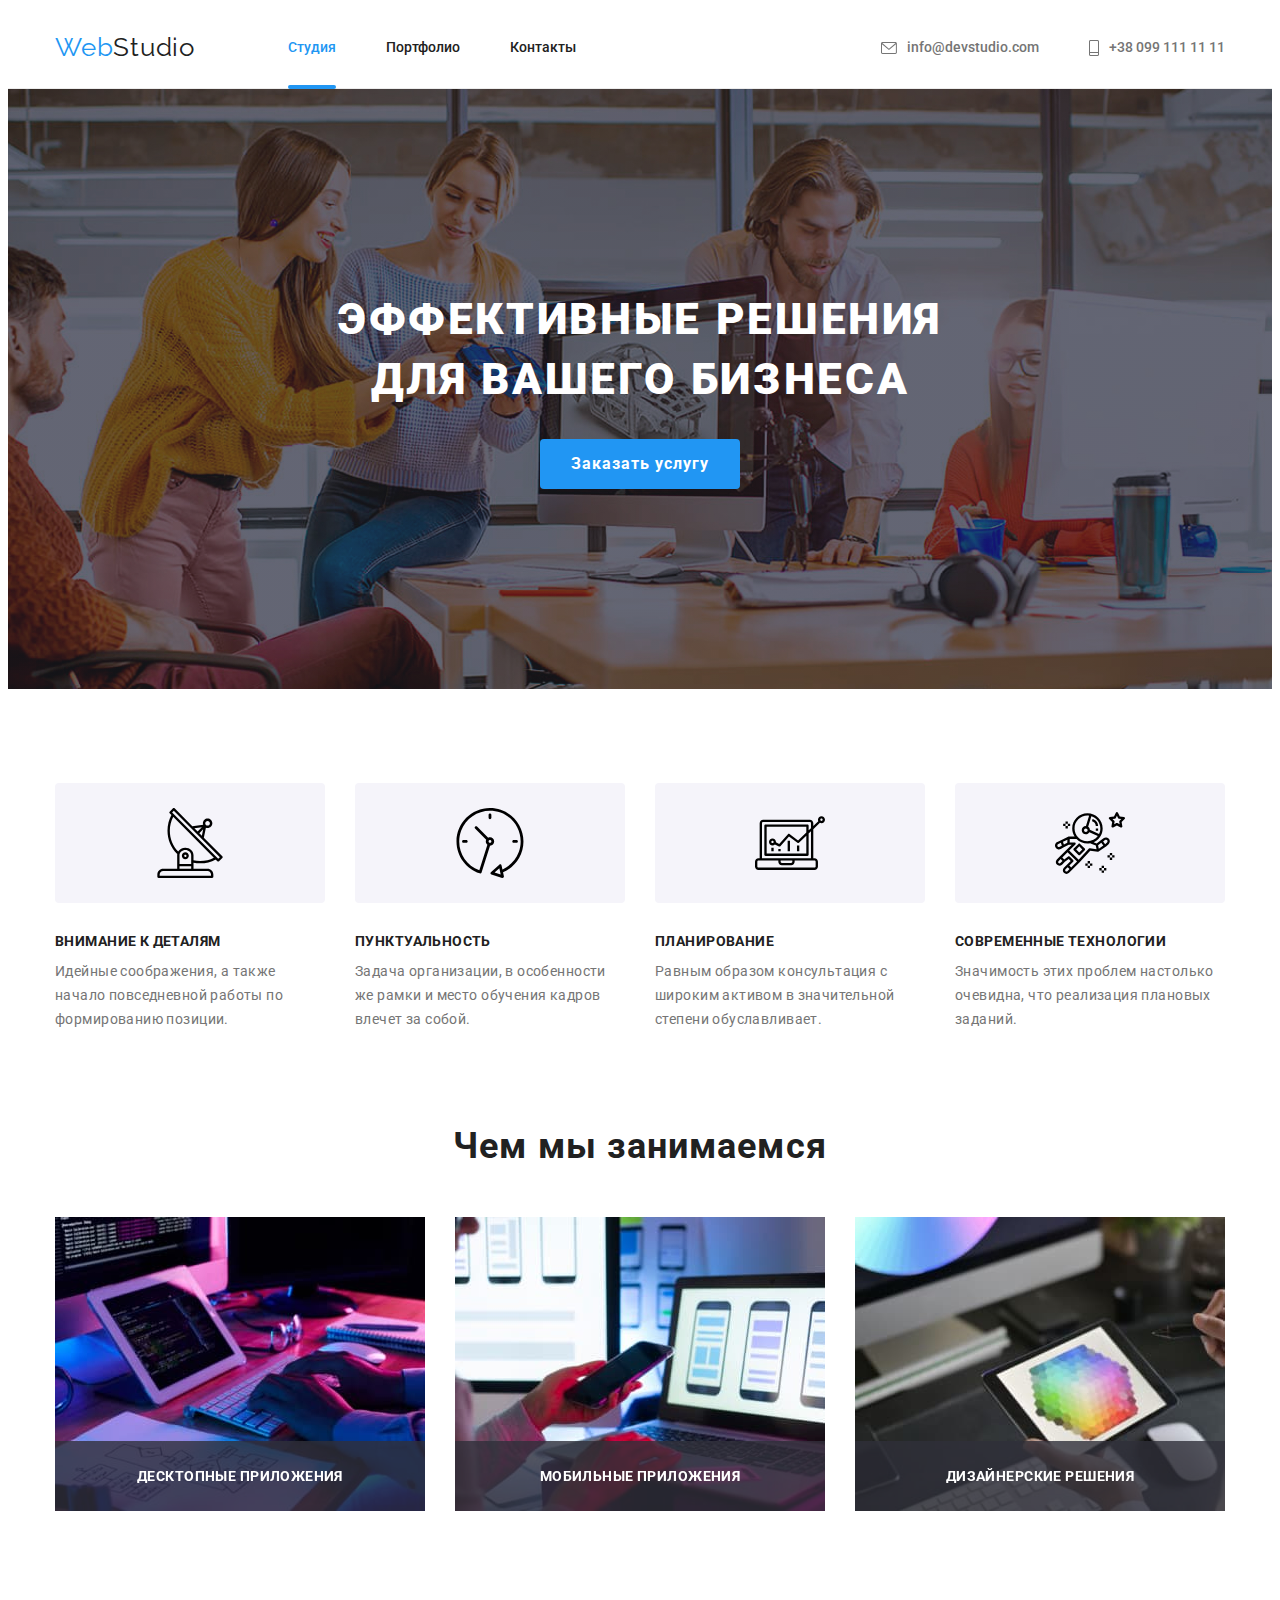
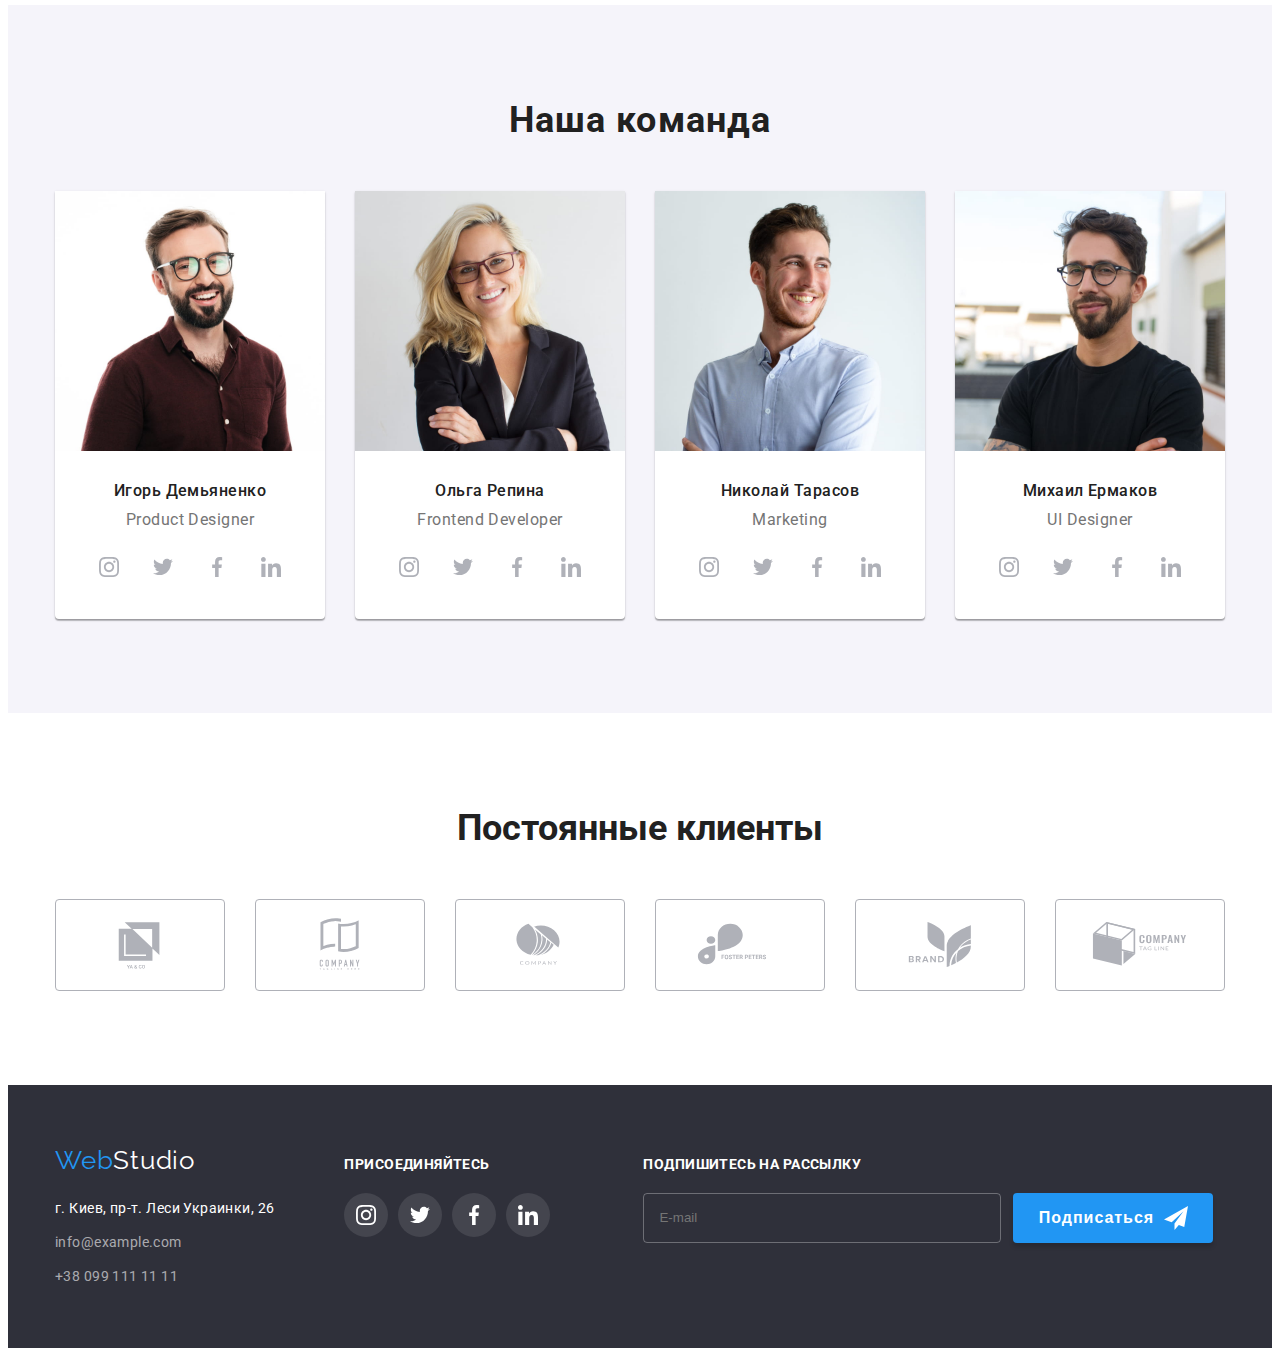
<file: index.html>
<!DOCTYPE html>
<html lang="ru">
    <head>
        <meta charset="utf-8" />
        <meta name="description" content="Web-Studio-(Version-2.1)" />
        <title>Web Studio</title>
        <link rel="stylesheet" href="https://cdnjs.cloudflare.com/ajax/libs/modern-normalize/1.1.0/modern-normalize.min.css"
            integrity="sha512-wpPYUAdjBVSE4KJnH1VR1HeZfpl1ub8YT/NKx4PuQ5NmX2tKuGu6U/JRp5y+Y8XG2tV+wKQpNHVUX03MfMFn9Q=="
            crossorigin="anonymous" referrerpolicy="no-referrer" />
        <link rel="preconnect" href="https://fonts.googleapis.com">
        <link rel="preconnect" href="https://fonts.gstatic.com" crossorigin>
        <link href="https://fonts.googleapis.com/css2?family=Raleway:wght@700&family=Roboto:wght@400;500;700;900&display=swap"
            rel="stylesheet">
        <link rel="stylesheet" href="./css/styles.css">
    </head>
        <body>
            <!--Header section-->
    <header class="header">
        <div class="container header-container">
            <nav class="header-nav">
                <a class="logo link" href="">Web<span class="logo-second">Studio</span> </a>
                <ul class="header-list list">
                    <li class="header-item"><a class="header-link link current" href="">Студия</a></li>
                    <li class="header-item"><a class="header-link link" href="./portfolio.html">Портфолио</a></li>
                    <li class="header-item"><a class="header-link link" href="">Контакты</a></li>
                </ul>
            </nav>
            <div class="header-contacts">
                <ul class="header-list list">
                    <li class="contacts list"><a class="contacts-link link" href="mailto:info@example.com">
                            <svg class="contacts-icon" width="16" height="12">
                                <use href="./images/icons.svg#icon-envelope"> </use>
                            </svg> info@devstudio.com</a></li>
                    <li class="contacts list"><a class="contacts-link link" href="tel:+380991111111">
                            <svg class="contacts-icon" width="10" height="16">
                                <use href="./images/icons.svg#icon-Vector"></use>
                            </svg> +38 099 111 11 11</a></li>
                </ul>
            </div>
        </div>
    </header>
            <!--Main section-->
                <main>
                    <section id="studio" class="hero">
                    <div class="container hero-container">
                        <h1 class="title-hero">Эффективные решения <br> для вашего бизнеса</h1>
                        <div class="btn-hero-right">
                        <button type="button" class="btn-hero" data-modal-open>Заказать услугу</button>
                        <div class="backdrop is-hidden" data-modal>
            <!--Modal-->
                            <div class="modal">
                                <button data-modal-close class="close-button"> <svg class="close-icon">
                                    <use href="./images/icons.svg#icon-close-black"></use>
                                </svg> </button>
                                <h2 class="modal-title">Оставьте свои данные, мы вам перезвоним</h2>
                                <form action="#" class="modal-form">
                                    <div class="form-field">
                                        <label for="name" class="modal-lable-name">Имя</label>
                                        <div class="form-icon-position">
                                            <input type="text" name="name" id="name" class="input-style">
                                            <svg class="modal-icon">
                                                <use href="images/icons.svg#icon-person-black"></use>
                                            </svg>
                                        </div>
                                    </div>
                                    <div class="form-field">
                                        <label for="name" class="modal-lable-name">Телефон</label>
                                        <div class="form-icon-position">
                                            <input type="text" name="name" id="name" class="input-style">
                                            <svg class="modal-icon">
                                                <use href="images/icons.svg#icon-phone-black"></use>
                                            </svg>
                                        </div>
                                    </div>
                                    <div class="form-field">
                                        <label for="name" class="modal-lable-name">Почта</label>
                                        <div class="form-icon-position">
                                            <input type="text" name="name" id="name" class="input-style">
                                            <svg class="modal-icon">
                                                <use href="images/icons.svg#icon-email-black"></use>
                                            </svg>
                                        </div>
                                    </div>
                                    <div class="form-field">
                                        <label for="comment" class="modal-lable-name">Комментарий</label>
                                        <textarea name="comment" id="comment" placeholder="Введите текст" class="modal-textarea"></textarea>
                                    </div>
                                    
                                    <div class="form-field ">
                                        <label for="policy" class="policy-lable">
                                            <input type="checkbox" id="policy" class="checkbox">
                                    
                                            <span class="policy-icon">
                                                <svg width="16" height="15">
                                                    <use href="./images/icons.svg#icon-icon-check"></use>
                                                </svg>
                                            </span>
                                            <p class="checkbox-text"> Соглашаюсь с рассылкой и принимаю <a href="" class="modal-policy link"> Условия
                                                    договора </a> </p>
                                        </label>
                                    </div>

                                    <button type="submit" class="submit-btn btn">Отправить</button>

                                </form>
                            </div>
                        </div>
                        </div>
                    </div>
                    </section>
                    <section class="sub-hero">
                        <div class="container sub-hero-container">
                        <ul class="sub-hero-list list">
                            <li class="sub-hero-item">
                                <div class="sub-hero-logo">
                                    <svg class="sub-hero-icon">
                                        <use href="./images/icons.svg#icon-antenna-1" width="70" height="70"></use>
                                    </svg>
                                </div>
                                <h3 class="sub-hero-title">Внимание к деталям</h3>
                                <p class="text-sub-title">Идейные соображения, а также начало повседневной работы по формированию позиции.</p>
                            </li>
                            <li class="sub-hero-item">
                                <div class="sub-hero-logo">
                                    <svg class="sub-hero-icon">
                                        <use href="./images/icons.svg#icon-clock-1" width="70" height="70"></use>
                                    </svg>
                                </div>
                                <h3 class="sub-hero-title">Пунктуальность</h3>
                                <p class="text-sub-title">Задача организации, в особенности же рамки и место обучения кадров влечет за собой.</p>
                            </li>
                            <li class="sub-hero-item">
                                <div class="sub-hero-logo">
                                    <svg class="sub-hero-icon">
                                        <use href="./images/icons.svg#icon-diagram-1" width="70" height="70"></use>
                                    </svg>
                                </div>
                                <h3 class="sub-hero-title">Планирование</h3>
                                <p class="text-sub-title">Равным образом консультация с широким активом в значительной степени обуславливает.</p>
                            </li>
                            <li class="sub-hero-item">
                                <div class="sub-hero-logo">
                                    <svg class="sub-hero-icon">
                                        <use href="./images/icons.svg#icon-astronaut-1" width="70" height="70"></use>
                                    </svg>
                                </div>
                                <h3 class="sub-hero-title">Современные технологии</h3>
                                <p class="text-sub-title">Значимость этих проблем настолько очевидна, что реализация плановых заданий.</p>
                            </li>
                        </ul>
                        </div>
                    </section>
                    <section id="pictures" class="pictures-section">
                        <div class="container pictures-container">
                            <h2 class="pictures-title">Чем мы занимаемся</h2>
                            <ul class="pictures-list list">
                                <li class="pictures-list-item"><img src="./images/img1.jpg" alt="Macbook на деревянном столе" width="370">
                                <div class="pictures-description">
                                    <h3 class="pictures-item-title">Десктопные приложения</h3>
                                </div>
                                </li>
                                <li class="pictures-list-item"><img src="./images/img2.jpg" alt="Ноутбук на столе и смартфон в руке" width="370">
                                <div class="pictures-description">
                                    <h3 class="pictures-item-title">Мобильные приложения</h3>
                                </div>
                                </li>
                                <li class="pictures-list-item"><img src="./images/img3.jpg" alt="Планшет в руках" width="370">
                                <div class="pictures-description">
                                    <h3 class="pictures-item-title">Дизайнерские решения</h3>
                                </div>
                                </li>
                        </div>
                        </ul>
                    </section>
                    <section class="team-section">
                        <div class="container team-container">
                        <h2 class="team-title">Наша команда</h2>
                            <ul class="team-list list">
                                <li class="team-list-item">
                                    <img src="./images/team/i_dem.jpg" alt="мужчина с бородой в очках" width="270">
                                    <div class="team-content">
                                    <h3 class="title-team-members">Игорь Демьяненко</h3>
                                    <p class="vocation-team-members">Product Designer</p>
                                    <ul class="team-socials-list list">
                                        <li class="team-socials-item">
                                            <a href="" class="team-socials-link">
                                                <svg class="team-socials-icon" width="20" height="20">
                                                    <use href="./images/icons.svg#icon-instagram-2"></use>
                                                </svg>
                                            </a>
                                        </li>
                                        <li class="team-socials-item">
                                            <a href="" class="team-socials-link">
                                                <svg class="team-socials-icon" widht="20" height="20">
                                                    <use href="./images/icons.svg#icon-twitter-1"></use>
                                                </svg>
                                            </a>
                                        </li>
                                        <li class="team-socials-item">
                                            <a href="" class="team-socials-link">
                                                <svg class="team-socials-icon" widht="10" height="20">
                                                    <use href="./images/icons.svg#icon-facebook-1"></use>
                                                </svg>
                                            </a>
                                        </li>
                                        <li class="team-socials-item">
                                            <a href="" class="team-socials-link">
                                                <svg class="team-socials-icon" widht="20" height="20">
                                                    <use href="./images/icons.svg#icon-linkedin-1"></use>
                                                </svg>
                                            </a>
                                        </li>
                                    </ul>
                                    </div>
                                </li>
                                <li class="team-list-item">
                                    <img src="./images/team/o_rep.jpg" alt="девушка в очках" width="270">
                                    <div class="team-content">
                                    <h3 class="title-team-members">Ольга Репина</h3>
                                    <p class="vocation-team-members">Frontend Developer</p>
                                    <ul class="team-socials-list list">
                                        <li class="team-socials-item">
                                            <a href="" class="team-socials-link">
                                                <svg class="team-socials-icon" width="20" height="20">
                                                    <use href="./images/icons.svg#icon-instagram-2"></use>
                                                </svg>
                                            </a>
                                        </li>
                                        <li class="team-socials-item">
                                            <a href="" class="team-socials-link">
                                                <svg class="team-socials-icon" widht="20" height="20">
                                                    <use href="./images/icons.svg#icon-twitter-1"></use>
                                                </svg>
                                            </a>
                                        </li>
                                        <li class="team-socials-item">
                                            <a href="" class="team-socials-link">
                                                <svg class="team-socials-icon" widht="10" height="20">
                                                    <use href="./images/icons.svg#icon-facebook-1"></use>
                                                </svg>
                                            </a>
                                        </li>
                                        <li class="team-socials-item">
                                            <a href="" class="team-socials-link">
                                                <svg class="team-socials-icon" widht="20" height="20">
                                                    <use href="./images/icons.svg#icon-linkedin-1"></use>
                                                </svg>
                                            </a>
                                        </li>
                                    </ul>
                                    </div>
                                </li>
                                <li class="team-list-item">
                                    <img src="./images/team/n_tar.jpg" alt="улыбающийся молодой мужчина" width="270">
                                    <div class="team-content">
                                    <h3 class="title-team-members">Николай Тарасов</h3>
                                    <p class="vocation-team-members">Marketing</p>
                                    <ul class="team-socials-list list">
                                        <li class="team-socials-item">
                                            <a href="" class="team-socials-link">
                                                <svg class="team-socials-icon" width="20" height="20">
                                                    <use href="./images/icons.svg#icon-instagram-2"></use>
                                                </svg>
                                            </a>
                                        </li>
                                        <li class="team-socials-item">
                                            <a href="" class="team-socials-link">
                                                <svg class="team-socials-icon" widht="20" height="20">
                                                    <use href="./images/icons.svg#icon-twitter-1"></use>
                                                </svg>
                                            </a>
                                        </li>
                                        <li class="team-socials-item">
                                            <a href="" class="team-socials-link">
                                                <svg class="team-socials-icon" widht="10" height="20">
                                                    <use href="./images/icons.svg#icon-facebook-1"></use>
                                                </svg>
                                            </a>
                                        </li>
                                        <li class="team-socials-item">
                                            <a href="" class="team-socials-link">
                                                <svg class="team-socials-icon" widht="20" height="20">
                                                    <use href="./images/icons.svg#icon-linkedin-1"></use>
                                                </svg>
                                            </a>
                                        </li>
                                    </ul>
                                    </div>
                                </li>
                                <li class="team-list-item">
                                    <img src="./images/team/m_erm.jpg" alt="молодой мужчина в очках" width="270">
                                    <div class="team-content">
                                    <h3 class="title-team-members">Михаил Ермаков</h3>
                                    <p class="vocation-team-members">UI Designer</p>
                                    <ul class="team-socials-list list">
                                        <li class="team-socials-item">
                                            <a href="" class="team-socials-link">
                                                <svg class="team-socials-icon" width="20" height="20">
                                                    <use href="./images/icons.svg#icon-instagram-2"></use>
                                                </svg>
                                            </a>
                                        </li>
                                        <li class="team-socials-item">
                                            <a href="" class="team-socials-link">
                                                <svg class="team-socials-icon" widht="20" height="20">
                                                    <use href="./images/icons.svg#icon-twitter-1"></use>
                                                </svg>
                                            </a>
                                        </li>
                                        <li class="team-socials-item">
                                            <a href="" class="team-socials-link">
                                                <svg class="team-socials-icon" widht="10" height="20">
                                                    <use href="./images/icons.svg#icon-facebook-1"></use>
                                                </svg>
                                            </a>
                                        </li>
                                        <li class="team-socials-item">
                                            <a href="" class="team-socials-link">
                                                <svg class="team-socials-icon" widht="20" height="20">
                                                    <use href="./images/icons.svg#icon-linkedin-1"></use>
                                                </svg>
                                            </a>
                                        </li>
                                    </ul>
                                    </div>
                                </li>
                            </ul>
                        </div>
                    </section>
                    <section class="clients-section">
                        <div class="container">
                            <h2 class="clients-title">Постоянные клиенты</h2>
                            <ul class="clients-list list">
                                
                                <li class="clients-item">
                                    <a href="" class="clients-link">
                                        <svg class="clients-icon" width="106" height="60">
                                            <use href="./images/icons.svg#icon-Logo"></use>
                                        </svg>
                                    </a>
                                </li>
                                
                                <li class="clients-item">
                                    <a href="" class="clients-link">
                                        <svg class="clients-icon" width="106" height="60">
                                            <use href="./images/icons.svg#icon-Logo-1"></use>
                                        </svg>
                                    </a>
                                </li>
                                
                                <li class="clients-item">
                                    <a href="" class="clients-link">
                                        <svg class="clients-icon" width="106" height="60">
                                            <use href="./images/icons.svg#icon-Logo-2"></use>
                                        </svg>
                                    </a>
                                </li>
                                
                                <li class="clients-item">
                                    <a href="" class="clients-link">
                                        <svg class="clients-icon" width="106" height="60">
                                            <use href="./images/icons.svg#icon-Logo-3"></use>
                                        </svg>
                                    </a>
                                </li>
                                
                                <li class="clients-item">
                                    <a href="" class="clients-link">
                                        <svg class="clients-icon" width="106" height="60">
                                            <use href="./images/icons.svg#icon-Logo-4"></use>
                                        </svg>
                                    </a>
                                </li>

                                <li class="clients-item">
                                    <a href="" class="clients-link">
                                        <svg class="clients-icon" width="106" height="60">
                                            <use href="./images/icons.svg#icon-Logo-5"></use>
                                        </svg>
                                    </a>
                                </li>
                            </ul>

                        </div>
                    </section>
                </main>
            <!--Footer section-->
                <footer id="contact" class="footer">
                    <div class="footer-container container">
                    <div>
                    <a class="logo link" href="">Web<span class="footer-logo-second">Studio</span> </a>
                    <address class="address">
                        <ul class="address-list">
                            <li class="footer-list-item">
                                <a href="https://goo.gl/maps/HhhkS5GEAfCxWmF9A" 
                                target="_blank" rel="noopener norefferer nofollow"
                                class="footer-link-address">
                                г. Киев, пр-т. Леси Украинки, 26</a>
                            </li>
                            <li class="footer-list-item"><a href="mailto:info@example.com" class="footer-link">info@example.com</a></li>
                            <li class="footer-list-item"><a href="tel:+380991111111" class="footer-link">+38 099 111 11 11</a></li>
                        </ul>
                    </address>
                    </div>
                    
                    <div class="footer-right">
                        <h2 class="footer-right-title">присоединяйтесь</h2>
                        <ul class="footer-social list">
                            <li class="footer-social-item"> <a href="" class="footer-social-link link">
                                    <svg class="footer-social-icon" width="20" height="20">
                                        <use href="./images/icons.svg#icon-instagram-2"></use>
                                    </svg>
                                </a>
                            </li>
                            <li class="footer-social-item"> <a href="" class="footer-social-link link">
                                    <svg class="footer-social-icon" width="20" height="20">
                                        <use href="./images/icons.svg#icon-twitter-1"></use>
                                    </svg>
                                </a>
                            </li>
                            <li class="footer-social-item"> <a href="" class="footer-social-link link">
                                    <svg class="footer-social-icon" width="20" height="20">
                                        <use href="./images/icons.svg#icon-facebook-1"></use>
                                    </svg>
                                </a>
                            </li>
                            <li class="footer-social-item"> <a href="" class="footer-social-link link">
                                    <svg class="footer-social-icon" width="20" height="20">
                                        <use href="./images/icons.svg#icon-linkedin-1"></use>
                                    </svg>
                                </a>
                            </li>
                        </ul>
                    </div>
                    <div class="footer-form">
                        <h2 class="footer-right-title">Подпишитесь на рассылку</h2>
                        <div class="footer-email-container">
                            <input type="email" placeholder="E-mail" class="footer-email">
                            <button type="submit" class="footer-btn">Подписаться
                                <svg class="footer-form-icon">
                                    <use href="images/icons.svg#icon-icon-send"></use>
                                </svg>
                            </button>
                        </div>
                    </div>
                    </div>
                </footer>
        <script src="./js/modal.js"></script>
        </body>    
</html>
</file>
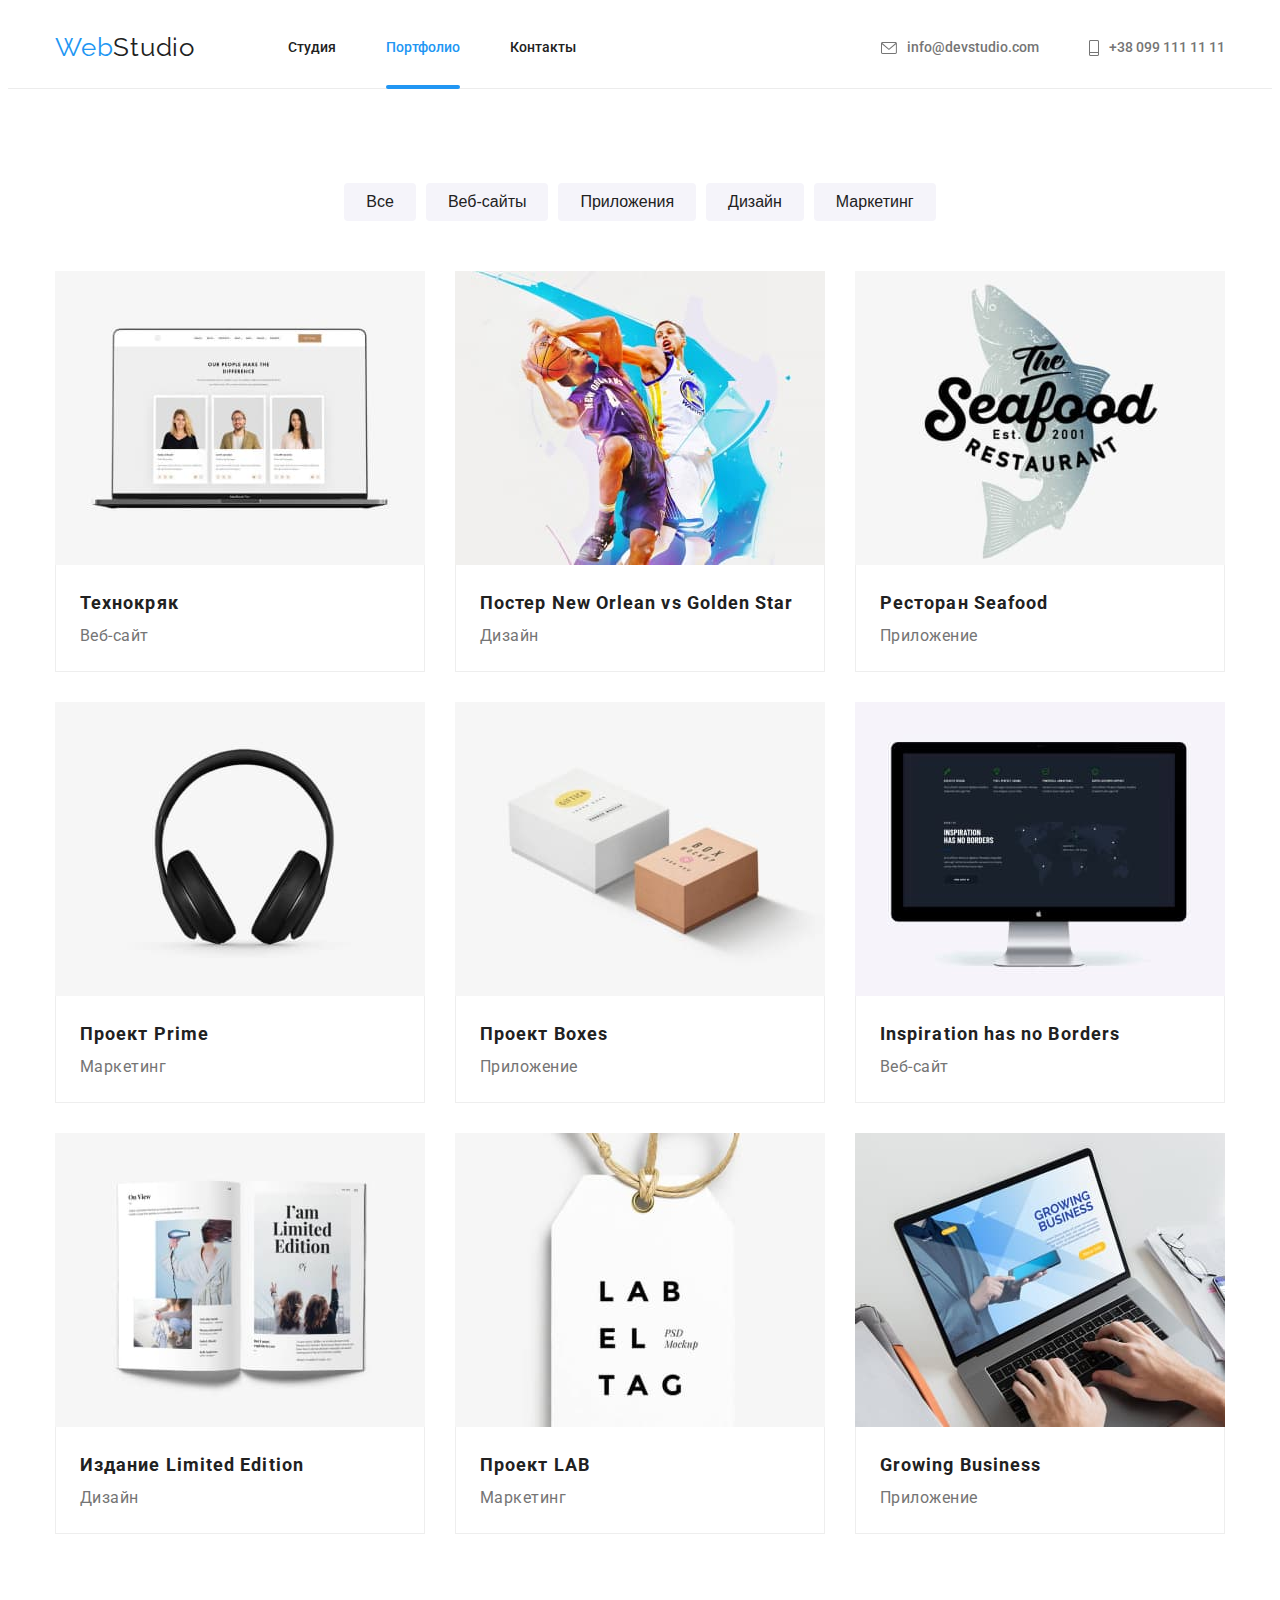
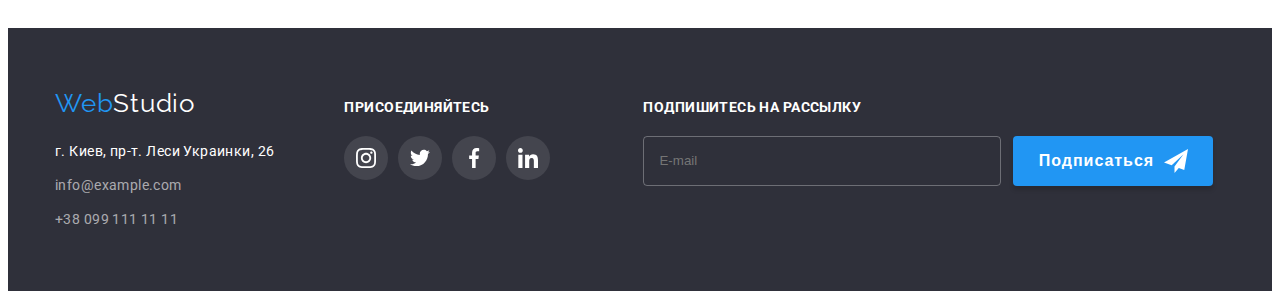
<file: portfolio.html>
<!DOCTYPE html>
<html lang="ru">

<head>
    <meta charset="utf-8" />
    <meta name="description" content="Web-Studio-(Version-2.1)" />
    <title>Web Studio</title>
    <link rel="stylesheet" href="https://cdnjs.cloudflare.com/ajax/libs/modern-normalize/1.1.0/modern-normalize.min.css"
        integrity="sha512-wpPYUAdjBVSE4KJnH1VR1HeZfpl1ub8YT/NKx4PuQ5NmX2tKuGu6U/JRp5y+Y8XG2tV+wKQpNHVUX03MfMFn9Q=="
        crossorigin="anonymous" referrerpolicy="no-referrer" />
    <link rel="preconnect" href="https://fonts.googleapis.com">
    <link rel="preconnect" href="https://fonts.gstatic.com" crossorigin>
    <link
        href="https://fonts.googleapis.com/css2?family=Raleway:wght@700&family=Roboto:wght@400;500;700;900&display=swap"
        rel="stylesheet">
    <link rel="stylesheet" href="./css/styles.css">
</head>

<body>
    <!--Header section-->
    <header class="header">
        <div class="container header-container">
            <nav class="header-nav">
                <a class="logo link" href="">Web<span class="logo-second">Studio</span> </a>
                <ul class="header-list list">
                    <li class="header-item"><a class="header-link link" href="./index.html">Студия</a></li>
                    <li class="header-item"><a class="header-link link current" href="./portfolio.html">Портфолио</a></li>
                    <li class="header-item"><a class="header-link link" href="">Контакты</a></li>
                </ul>
            </nav>
            <div class="header-contacts">
                <ul class="header-list list">
                    <li class="contacts list"><a class="contacts-link link" href="mailto:info@example.com">
                            <svg class="contacts-icon" width="16" height="12">
                                <use href="./images/icons.svg#icon-envelope"> </use>
                            </svg> info@devstudio.com</a></li>
                    <li class="contacts list"><a class="contacts-link link" href="tel:+380991111111">
                            <svg class="contacts-icon" width="10" height="16">
                                <use href="./images/icons.svg#icon-Vector"></use>
                            </svg> +38 099 111 11 11</a></li>
                </ul>
            </div>
        </div>
    </header>
    <!--Main section-->
    <main class="main-portfolio">
        <h1 hidden>Наши работы</h1>
        <section class="portfolio-section">
            <div class="container container-portfolio-btns">
            <h2 class="visually-hidden">Filters buttons</h2>
            <ul class="portfolio-list-btns list">
                <li class="portfolio-item-btns"><button type="button" class="portfolio-button">Все</button></li>
                <li class="portfolio-item-btns"><button type="button" class="portfolio-button">Веб-сайты</button></li>
                <li class="portfolio-item-btns"><button type="button" class="portfolio-button">Приложения</button></li>
                <li class="portfolio-item-btns"><button type="button" class="portfolio-button">Дизайн</button></li>
                <li class="portfolio-item-btns"><button type="button" class="portfolio-button">Маркетинг</button></li>
            </ul>
            </div>
            <div class="container portfolio-list-img">
            <h2 hidden class="visually-hidden">All our projects</h2>
            <ul class="portfolio-list list">
                <li class="portfolio-list-item">
                    <div class="portfolio-thumb">
                    <a href="" class="portfolio-link link">
                        <div class="portfolio-overlay">
                            <p class="portfolio-overlay-text"> Технокряк это современная площадка распространения коронавируса. Компании
                                используют эту платформу для цифрового
                                шпионажа и атак на защищённые сервера конкурентов.</p>
                        </div>
                        <img src="./images/portfolio-img/img-1.jpg" alt="Ноутбук с карточками разработчиков" width="370">
                </div>
                <div class="container-text">
                    <h3 class="portfolio-projects-title">Технокряк</h3>
                    <p class="portfolio-projects-text">Веб-сайт</p>
                </div>
                </a>
                </li>
                <li class="portfolio-list-item">
                    <div class="portfolio-thumb">
                        <a href="" class="portfolio-link link">
                            <div class="portfolio-overlay">
                                <p class="portfolio-overlay-text"> Технокряк это современная площадка распространения коронавируса.
                                    Компании
                                    используют эту платформу для цифрового
                                    шпионажа и атак на защищённые сервера конкурентов.</p>
                            </div>
                            <img src="./images/portfolio-img/img-2.jpg" alt="Борьба за баскетбольный мяч" width="370">
                    </div>
                    <div class="container-text">
                        <h3 class="portfolio-projects-title">Постер New Orlean vs Golden Star</h3>
                        <p class="portfolio-projects-text">Дизайн</p>
                    </div>
                    </a>
                </li>
                <li class="portfolio-list-item">
                    <div class="portfolio-thumb">
                        <a href="" class="portfolio-link link">
                            <div class="portfolio-overlay">
                                <p class="portfolio-overlay-text"> Технокряк это современная площадка распространения коронавируса.
                                    Компании
                                    используют эту платформу для цифрового
                                    шпионажа и атак на защищённые сервера конкурентов.</p>
                            </div>
                            <img src="./images/portfolio-img/img-3.jpg" alt="Логотип ресторана с рыбой на фоне" width="370">
                    </div>
                    <div class="container-text">
                        <h3 class="portfolio-projects-title">Ресторан Seafood</h3>
                        <p class="portfolio-projects-text">Приложение</p>
                    </div>
                    </a>
                </li>
                <li class="portfolio-list-item">
                    <div class="portfolio-thumb">
                        <a href="" class="portfolio-link link">
                            <div class="portfolio-overlay">
                                <p class="portfolio-overlay-text"> Технокряк это современная площадка распространения коронавируса.
                                    Компании
                                    используют эту платформу для цифрового
                                    шпионажа и атак на защищённые сервера конкурентов.</p>
                            </div>
                            <img src="./images/portfolio-img/img-4.jpg" alt="Наушники" width="370">
                    </div>
                    <div class="container-text">
                        <h3 class="portfolio-projects-title">Проект Prime</h3>
                        <p class="portfolio-projects-text">Маркетинг</p>
                    </div>
                    </a>
                </li>
                <li class="portfolio-list-item">
                    <div class="portfolio-thumb">
                        <a href="" class="portfolio-link link">
                            <div class="portfolio-overlay">
                                <p class="portfolio-overlay-text"> Технокряк это современная площадка распространения коронавируса.
                                    Компании
                                    используют эту платформу для цифрового
                                    шпионажа и атак на защищённые сервера конкурентов.</p>
                            </div>
                            <img src="./images/portfolio-img/img-5.jpg" alt="Две коробочки - коричневая и белая" width="370">
                    </div>
                    <div class="container-text">
                        <h3 class="portfolio-projects-title">Проект Boxes</h3>
                        <p class="portfolio-projects-text">Приложение</p>
                    </div>
                    </a>
                </li>
                <li class="portfolio-list-item">
                    <div class="portfolio-thumb">
                        <a href="" class="portfolio-link link">
                            <div class="portfolio-overlay">
                                <p class="portfolio-overlay-text"> Технокряк это современная площадка распространения коронавируса.
                                    Компании
                                    используют эту платформу для цифрового
                                    шпионажа и атак на защищённые сервера конкурентов.</p>
                            </div>
                            <img src="./images/portfolio-img/img-6.jpg" alt="Монитор с открытом сайтом компании разработчиков" width="370">
                    </div>
                    <div class="container-text">
                        <h3 class="portfolio-projects-title">Inspiration has no Borders</h3>
                        <p class="portfolio-projects-text">Веб-сайт</p>
                    </div>
                    </a>
                </li>
                <li class="portfolio-list-item">
                    <div class="portfolio-thumb">
                        <a href="" class="portfolio-link link">
                            <div class="portfolio-overlay">
                                <p class="portfolio-overlay-text"> Технокряк это современная площадка распространения коронавируса.
                                    Компании
                                    используют эту платформу для цифрового
                                    шпионажа и атак на защищённые сервера конкурентов.</p>
                            </div>
                        <img src="./images/portfolio-img/img-7.jpg" alt="Открытая книга Limited Edition" width="370">
                    </div>
                    <div class="container-text">
                        <h3 class="portfolio-projects-title">Издание Limited Edition</h3>
                        <p class="portfolio-projects-text">Дизайн</p>
                    </div>
                    </a>
                </li>
                <li class="portfolio-list-item">
                    <div class="portfolio-thumb">
                        <a href="" class="portfolio-link link">
                            <div class="portfolio-overlay">
                                <p class="portfolio-overlay-text"> Технокряк это современная площадка распространения коронавируса.
                                    Компании
                                    используют эту платформу для цифрового
                                    шпионажа и атак на защищённые сервера конкурентов.</p>
                            </div>
                            <img src="./images/portfolio-img/img-8.jpg" alt="Бирка проекта Lab" width="370">
                    </div>
                    <div class="container-text">
                        <h3 class="portfolio-projects-title">Проект LAB</h3>
                        <p class="portfolio-projects-text">Маркетинг</p>
                    </div>
                    </a>
                </li>
                <li class="portfolio-list-item">
                    <div class="portfolio-thumb">
                        <a href="" class="portfolio-link link">
                            <div class="portfolio-overlay">
                                <p class="portfolio-overlay-text"> Технокряк это современная площадка распространения коронавируса.
                                    Компании
                                    используют эту платформу для цифрового
                                    шпионажа и атак на защищённые сервера конкурентов.</p>
                            </div>
                            <img src="./images/portfolio-img/img-9.jpg" alt="Отрытый ноутбук с сайтом о бизнесе" width="370">
                    </div>
                    <div class="container-text">
                        <h3 class="portfolio-projects-title">Growing Business</h3>
                        <p class="portfolio-projects-text">Приложение</p>
                    </div>
                    </a>
                </li>
            </ul>
            </div>
        </section>
        
    </main>
    <!--Footer section-->
                <footer id="contact" class="footer">
                    <div class="footer-container container">
                        <div>
                            <a class="logo link" href="">Web<span class="footer-logo-second">Studio</span> </a>
                            <address class="address">
                                <ul class="address-list">
                                    <li class="footer-list-item">
                                        <a href="https://goo.gl/maps/HhhkS5GEAfCxWmF9A" target="_blank"
                                            rel="noopener norefferer nofollow" class="footer-link-address">
                                            г. Киев, пр-т. Леси Украинки, 26</a>
                                    </li>
                                    <li class="footer-list-item"><a href="mailto:info@example.com"
                                            class="footer-link">info@example.com</a></li>
                                    <li class="footer-list-item"><a href="tel:+380991111111" class="footer-link">+38 099 111 11 11</a>
                                    </li>
                                </ul>
                            </address>
                        </div>
                
                        <div class="footer-right">
                            <h2 class="footer-right-title">присоединяйтесь</h2>
                            <ul class="footer-social list">
                                <li class="footer-social-item"> <a href="" class="footer-social-link link">
                                        <svg class="footer-social-icon" width="20" height="20">
                                            <use href="./images/icons.svg#icon-instagram-2"></use>
                                        </svg>
                                    </a>
                                </li>
                                <li class="footer-social-item"> <a href="" class="footer-social-link link">
                                        <svg class="footer-social-icon" width="20" height="20">
                                            <use href="./images/icons.svg#icon-twitter-1"></use>
                                        </svg>
                                    </a>
                                </li>
                                <li class="footer-social-item"> <a href="" class="footer-social-link link">
                                        <svg class="footer-social-icon" width="20" height="20">
                                            <use href="./images/icons.svg#icon-facebook-1"></use>
                                        </svg>
                                    </a>
                                </li>
                                <li class="footer-social-item"> <a href="" class="footer-social-link link">
                                        <svg class="footer-social-icon" width="20" height="20">
                                            <use href="./images/icons.svg#icon-linkedin-1"></use>
                                        </svg>
                                    </a>
                                </li>
                            </ul>
                        </div>
                        <div class="footer-form">
                            <h2 class="footer-right-title">Подпишитесь на рассылку</h2>
                            <div class="footer-email-container">
                                <input type="email" placeholder="E-mail" class="footer-email">
                                <button type="submit" class="footer-btn">Подписаться
                                    <svg class="footer-form-icon">
                                        <use href="images/icons.svg#icon-icon-send"></use>
                                    </svg>
                                </button>
                            </div>
                        </div>
                    </div>
                </footer>
</body>

</html>
</file>
<file: css/styles.css>
:root {
  --after-title-text-color: #757575;
  --btn-background: #2196f3;
  --accent-color: #2196f3;
  --title-color: #212121;
  --alternative-color: #ffffff;
}

* {
  box-sizing: border-box;
}

p,
h1,
h2,
h3,
h4,
h5,
h6 {
  margin: 0;
}

ul {
  margin: 0;
  padding: 0;
}

button {
  cursor: pointer;
}

img {
  display: block;
  max-width: 100%;
  height: auto;
}

body {
  font-family: 'Roboto', sans-serif;
  color: #212121;
}
a {
  text-decoration: none;
}

.visually-hidden {
  position: absolute;
  width: 1px;
  height: 1px;
  margin: -1px;
  border: 0;
  padding: 0;
  white-space: nowrap;
  clip-path: inset(100%);
  clip: rect(0 0 0 0);
  overflow: hidden;
}

.link {
  transition: color 250ms cubic-bezier(0.4, 0, 0.2, 1);
  text-decoration: none;
}

.container {
  width: 1200px;
  padding-left: 15px;
  padding-right: 15px;
  margin: 0 auto;
}

.list {
  list-style: none;
  display: flex;
  align-items: center;
}
/*------------Header section--------------*/
.header {
  background: var(--alternative-color);
  margin: 0 auto;
  border-bottom: 1px solid #ececec;
}

.header-container {
  display: flex;
  align-items: center;
}

.logo {
  font-family: Raleway, sans-serif;
  font-size: 26px;
  line-height: 1.2;
  letter-spacing: 0.03em;
  color: var(--accent-color);
}
.logo:hover,
.logo:focus {
  color: var(--accent-color);
}

.logo-second {
  transition: color 250ms cubic-bezier(0.4, 0, 0.2, 1),
    background-color 250ms cubic-bezier(0.4, 0, 0.2, 1);
  color: var(--title-color);
}
.logo-second:hover,
.logo-second:focus {
  color: var(--accent-color);
}

.header-nav {
  display: flex;
  align-items: center;
}

.header-list {
  display: flex;
  align-items: center;
  margin-left: 93px;
  padding-left: 0px;
}

.header-list .link {
  display: flex;
  align-items: center;
  padding-top: 32px;
  padding-bottom: 32px;
}

.header-item:not(:last-child) {
  margin-right: 50px;
}

.header-link {
  font-weight: 500;
  font-size: 14px;
  line-height: 1.14;
  color: var(--title-color);
}

.header-list .current {
  color: var(--accent-color);
  position: relative;
}

.header-list .current::after {
  content: '';
  position: absolute;
  width: 100%;
  height: 4px;
  bottom: -1px;
  background: #2196f3;
  border-radius: 2px;
}

.header-link:hover,
.header-link:focus {
  color: var(--accent-color);
}

.header-contacts {
  margin-left: auto;
}

.contacts:not(:last-child) {
  margin-right: 50px;
}

.contacts-link {
  font-weight: 500;
  font-size: 14px;
  line-height: 1.14;
  color: var(--after-title-text-color);
}
.contacts-link:hover,
.contacts-link:focus {
  color: var(--accent-color);
}

.contacts-icon {
  fill: currentColor;
  margin-right: 10px;
}
/*------------Main section--------------*/
/*------------Studio page---------------*/

.hero {
  background: #2f303a;
  background-image: linear-gradient(rgba(47, 48, 58, 0.4), rgba(47, 48, 58, 0.4)),
    url(../images/hero-bg.jpg);
  background-repeat: no-repeat;
  background-position: center;
  background-size: cover;
  text-align: center;
  max-width: 1600px;
  margin: 0 auto;
  padding-top: 200px;
  padding-bottom: 200px;
}

.hero-container {
  display: flex;
  flex-direction: column;
  justify-content: center;
  align-items: center;
}

.title-hero {
  font-weight: 900;
  font-size: 44px;
  line-height: calc(60 / 44);
  text-align: center;
  letter-spacing: 0.06em;
  text-transform: uppercase;
  color: var(--alternative-color);
  margin-bottom: 30px;
}

.btn-hero {
  font-family: inherit;
  cursor: pointer;
  font-weight: bold;
  text-align: center;
  font-size: 16px;
  line-height: calc(30 / 16);
  letter-spacing: 0.06em;
  color: var(--alternative-color);
  background-color: var(--btn-background);
  border-radius: 4px;
  min-width: 200px;
  height: 50px;
  border: none;
}

/* -----Modal----- */

.modal-title {
  margin-top: 40px;
  font-weight: 700;
  font-size: 20px;
  line-height: calc(23 / 20);
  text-align: center;
  color: var(--title-color);
}

.modal-form {
  margin-top: 12px;
  padding: 0px 40px 35px 40px;
}

.form-field {
  display: flex;
  flex-direction: column;
  text-align: left;
}

.form-field + .form-field {
  margin-top: 10px;
}

.modal-lable-name {
  font-size: 12px;
  line-height: calc(14 / 12);
  letter-spacing: 0.01em;
  color: var(--after-title-text-color);
}

.input-style {
  border: 1px solid rgba(33, 33, 33, 0.2);
  border-radius: 4px;
  outline: none;
  width: 100%;
  height: 40px;
  margin-top: 4px;
  padding-left: 42px;
  transition: border 250ms cubic-bezier(0.4, 0, 0.2, 1), fill 250ms cubic-bezier(0.4, 0, 0.2, 1);
  cursor: pointer;
}

.input-style:hover,
.input-style:focus {
  border: 1px solid #2196f3;
}

.form-icon-position {
  position: relative;
}

.modal-icon {
  position: absolute;
  top: 50%;
  left: 12px;
  width: 18px;
  height: 18px;
  transform: translateY(-50%);
  transition: fill 250ms cubic-bezier(0.4, 0, 0.2, 1);
}

.input-style:hover + .modal-icon,
.input-style:focus + .modal-icon {
  fill: var(--accent-color);
}

.modal-textarea {
  width: 100%;
  min-height: 120px;
  margin-top: 4px;
  padding: 12px 16px;
  font-size: 12px;
  line-height: calc(14 / 12);
  letter-spacing: 0.01em;
  border: 1px solid rgba(33, 33, 33, 0.2);
  border-radius: 4px;
  outline: none;
  width: 448px;
  height: 40px;
  color: rgba(117, 117, 117, 0.5);
  resize: none;
  transition: border 250ms cubic-bezier(0.4, 0, 0.2, 1);
  cursor: pointer;
}

.modal-textarea:hover,
.modal-textarea:focus {
  border: 1px solid #2196f3;
  color: var(--title-color);
}

.policy-lable {
  margin-top: 20px;
  display: flex;
  justify-content: center;
  align-items: center;
  cursor: pointer;
}

.checkbox {
  position: absolute;
  width: 1px;
  height: 1px;
  margin: -1px;
  border: 0;
  padding: 0;
  clip: rect(0 0 0 0);
  overflow: hidden;
}

.checkbox:checked + .policy-icon {
  border-color: var(--accent-color);
  background-color: var(--accent-color);
}

.policy-icon {
  display: flex;
  justify-content: center;
  align-items: center;
  border: 2px solid #212121;
  border-radius: 4px;
  fill: #fff;
}

.checkbox-text {
  margin-left: 7px;
  font-size: 14px;
  line-height: calc(24 / 14);
  color: var(--title-color);
}

.modal-policy {
  font-size: 14px;
  line-height: calc(24 / 14);
  text-decoration: underline;
  color: var(--accent-color);
}

.backdrop {
  position: fixed;
  left: 0;
  top: 0;
  width: 100%;
  height: 100%;
  background-color: rgba(0, 0, 0, 0.2);
  opacity: 1;
  transition: opacity 250ms cubic-bezier(0.4, 0, 0.2, 1);
}

.backdrop.is-hidden {
  opacity: 0;
  pointer-events: none;
}

.backdrop.is-hidden .modal {
  transform: translate(-50%, -50%) scale(1.1);
}

.modal {
  position: absolute;
  top: 50%;
  left: 50%;
  min-width: 528px;
  min-height: 500px;
  background-color: #fff;

  z-index: 3;
  transform: translate(-50%, -50%) scale(1);
  transition: transform 250ms cubic-bezier(0.4, 0, 0.2, 1);
}

.close-button {
  position: absolute;
  right: 0;
  width: 30px;
  height: 30px;
  margin-right: 8px;
  margin-top: 8px;
  padding: 6px;
  background: #ffffff;
  border: 1px solid rgba(0, 0, 0, 0.1);
  border-radius: 50%;
  cursor: pointer;
}

.close-icon {
  width: 16px;
  height: 16px;
  transition: fill 250ms cubic-bezier(0.4, 0, 0.2, 1);
}

.close-icon:hover,
.close-icon:focus {
  fill: var(--accent-color);
}

.submit-btn {
  display: block;
  margin: 0 auto;
  margin-top: 30px;
  width: 200px;
  height: 50px;
  font-weight: 700;
  font-size: 16px;
  line-height: 1.87;
  letter-spacing: 0.06em;
  border: none;
  color: var(--alternative-color);
  background-color: var(--accent-color);
  border-radius: 4px;
  transition: box-shadow 250ms cubic-bezier(0.4, 0, 0.2, 1);
}

.submit-btn:hover,
.submit-btn:focus {
  box-shadow: 0px 4px 4px rgba(0, 0, 0, 0.15);
}

/*-------Sub-hero---------*/

.sub-hero {
  padding-top: 94px;
  padding-bottom: 94px;
  margin: 0 auto;
}

.sub-hero-container {
  display: flex;
  flex-wrap: wrap;
}

.sub-hero-list {
  display: flex;
  align-items: center;
  margin-left: -30px;
}

.sub-hero-item {
  width: calc(100% / 4 - 30px);
  margin-left: 30px;
}
.sub-hero-title {
  margin-top: 30px;
  font-weight: bold;
  font-size: 14px;
  line-height: calc(16 / 14);
  letter-spacing: 0.03em;
  text-transform: uppercase;
  color: var(--title-color);
}
.text-sub-title {
  font-weight: normal;
  font-size: 14px;
  line-height: calc(24 / 14);
  letter-spacing: 0.03em;
  color: var(--after-title-text-color);
  margin-top: 10px;
}

.sub-hero-logo {
  width: 270px;
  height: 120px;
  display: flex;
  justify-content: center;
  align-items: center;
  background-color: #f5f4fa;
  border-radius: 4px;
}
.sub-hero-icon {
  width: 70px;
  height: 70px;
}

/*------Pictures section------*/
.pictures-section {
  text-align: center;
  padding-bottom: 94px;
}

.pictures-title {
  font-weight: bold;
  font-size: 36px;
  letter-spacing: 0.03em;
  margin-bottom: 50px;
  line-height: calc(42 / 36);
}

.pictures-list {
  display: flex;
  margin-left: -30px;
  flex-wrap: wrap;
}

.pictures-list-item {
  margin-left: 30px;
  position: relative;
}

.pictures-description {
  position: absolute;
  bottom: 0;
  left: 0;
  width: 370px;
  padding-top: 27px;
  padding-bottom: 27px;
  text-align: center;
  background-color: rgba(47, 48, 58, 0.8);
}

.pictures-item-title {
  font-weight: 700;
  font-size: 14px;
  line-height: calc(16 / 14);
  letter-spacing: 0.03em;
  text-transform: uppercase;
  color: var(--alternative-color);
}
/*-------Team-section-------*/

.team-section {
  text-align: center;
  margin: 0 auto;
  padding-top: 94px;
  padding-bottom: 94px;
  background: #f5f4fa;
}

.team-list {
  display: flex;
  margin-left: -30px;
  flex-wrap: wrap;
}

.team-list-item {
  width: calc(100% / 4 - 30px);
  margin-left: 30px;
  background: var(--alternative-color);
  border-radius: 0px 0px 4px 4px;
  box-shadow: 0px 1px 3px rgba(0, 0, 0, 0.12), 0px 1px 1px rgba(0, 0, 0, 0.14),
    0px 2px 1px rgba(0, 0, 0, 0.2);
}

.team-content {
  padding: 30px;
}

.team-title {
  font-weight: bold;
  font-size: 36px;
  line-height: calc(42 / 36);
  letter-spacing: 0.03em;
  padding-bottom: 50px;
}
.title-team-members {
  font-weight: 500;
  font-size: 16px;
  line-height: calc(19 / 16);
  letter-spacing: 0.03em;
  padding-bottom: 10px;
}
.vocation-team-members {
  font-size: 16px;
  line-height: calc(19 / 16);
  letter-spacing: 0.03em;
  color: var(--after-title-text-color);
  margin-bottom: 16px;
}

.team-socials-list {
  display: flex;
  justify-content: center;
}

.team-socials-item + .team-socials-item {
  margin-left: 10px;
}

.team-socials-link {
  width: 44px;
  height: 44px;
  border-radius: 50%;
  display: flex;
  align-items: center;
  justify-content: center;
  color: #afb1b8;
  transition: color 250ms cubic-bezier(0.4, 0, 0.2, 1),
    background-color 250ms cubic-bezier(0.4, 0, 0.2, 1);
}

.team-socials-link:hover,
.team-socials-link:focus {
  background-color: var(--accent-color);
  color: #ffffff;
}

.team-socials-icon {
  fill: currentColor;
}

/*-----------Clients section---------------*/

.clients-section {
  text-align: center;
  margin: 0 auto;
  padding-top: 94px;
  padding-bottom: 94px;
}

.clients-title {
  font-weight: bold;
  font-size: 36px;
  line-height: calc(42 / 36);
  text-align: center;
}

.clients-list {
  display: flex;
  justify-content: center;
  align-items: center;
  margin-top: 50px;
}
.clients-item + .clients-item {
  margin-left: 30px;
}

.clients-link {
  display: flex;
  justify-content: center;
  align-items: center;
  width: 170px;
  height: 92px;
  border: 1px solid rgba(175, 177, 184, 1);
  border-radius: 4px;
  transition: border-color 250ms cubic-bezier(0.4, 0, 0.2, 1);
}
.clients-link:hover,
.clients-link:focus {
  border-color: var(--accent-color);
}

.clients-link:hover .clients-icon,
.clients-link:focus .clients-icon {
  fill: var(--accent-color);
}

.clients-icon {
  width: 106px;
  height: 60px;
  fill: #afb1b8;
  transition: fill 250ms cubic-bezier(0.4, 0, 0.2, 1);
}

/*------------Portfolio page---------------*/

.portfolio-section {
  padding-top: 94px;
  padding-bottom: 94px;
}

.portfolio-list-btns {
  display: flex;
  justify-content: center;
  margin-bottom: 50px;
  margin-left: -10px;
}
.portfolio-item-btns {
  margin-left: 10px;
}
.portfolio-button {
  padding: 6px 22px;
  font-weight: 500;
  border: none;
  font-size: 16px;
  line-height: 1.6;
  text-align: center;
  color: var(--title-color);
  background: #f5f4fa;
  border-radius: 4px;
  transition: color 250ms cubic-bezier(0.4, 0, 0.2, 1),
    background-color 250ms cubic-bezier(0.4, 0, 0.2, 1),
    box-shadow 250ms cubic-bezier(0.4, 0, 0.2, 1);
}

.portfolio-button:hover,
.portfolio-button:focus {
  color: var(--alternative-color);
  background: var(--btn-background);
  box-shadow: 0px 3px 1px rgba(0, 0, 0, 0.1), 0px 1px 2px rgba(0, 0, 0, 0.08),
    0px 2px 2px rgba(0, 0, 0, 0.12);
}

.portfolio-list {
  display: flex;
  flex-wrap: wrap;
  margin-left: -30px;
  margin-top: -30px;
}

.portfolio-list-item {
  flex-basis: calc(100% / 3 - 30px);
  margin-left: 30px;
  margin-top: 30px;
  transition: box-shadow 250ms cubic-bezier(0.4, 0, 0.2, 1);
}

.container-text {
  padding: 20px 24px;
  border: 1px solid #eeeeee;
  border-top: none;
}
.portfolio-projects-title {
  font-weight: bold;
  font-size: 18px;
  line-height: calc(36 / 18);
  letter-spacing: 0.06em;
  color: var(--title-color);
}
.portfolio-projects-text {
  font-size: 16px;
  line-height: calc(30 / 16);
  letter-spacing: 0.03em;
  color: var(--after-title-text-color);
}

.portfolio-link {
  display: block;
}
.portfolio-thumb {
  position: relative;
  overflow: hidden;
}

.portfolio-list-item:hover .portfolio-overlay {
  transform: translateY(0);
  opacity: 1;
}

.portfolio-list-item:hover,
.portfolio-list-item:focus {
  box-shadow: 0px 1px 1px rgba(0, 0, 0, 0.12), 0px 4px 4px rgba(0, 0, 0, 0.06),
    1px 4px 6px rgba(0, 0, 0, 0.16);
}

.portfolio-overlay {
  position: absolute;
  background-color: rgba(33, 150, 243, 0.9);
  top: 0;
  left: 0;
  width: 100%;
  height: 100%;
  transform: translateY(100%);
  opacity: 0;
  transition: transform 250ms cubic-bezier(0.4, 0, 0.2, 1),
    opacity 250ms cubic-bezier(0.4, 0, 0.2, 1);
}

.portfolio-overlay-text {
  width: 322px;
  margin-top: 64px;
  margin-left: 24px;
  font-size: 18px;
  line-height: 28px;
  color: var(--alternative-color);
}

.container-text {
  padding: 20px 24px;
  border: 1px solid #eeeeee;
  border-top: none;
}
/*------------Footer section--------------*/
.footer {
  background: #2f303a;
  margin: 0 auto;
  padding-top: 60px;
  padding-bottom: 60px;
  border-bottom: 6px solid #ffffff;
}
.footer-container {
  display: flex;
}
.logo-footer {
  font-family: Raleway;
  font-style: normal;
  font-weight: bold;
  font-size: 26px;
  line-height: calc(31 / 26);
  letter-spacing: 0.03em;
  color: var(--alternative-color);
}
.footer-logo-second {
  color: var(--alternative-color);
  transition: color 250ms cubic-bezier(0.4, 0, 0.2, 1),
    background-color 250ms cubic-bezier(0.4, 0, 0.2, 1);
}

.footer-logo-second:hover,
.footer-logo-second:focus {
  color: var(--accent-color);
}

.address {
  margin-top: 20px;
}
.address-list {
  list-style: none;
}
.footer-link-address {
  font-style: normal;
  font-weight: normal;
  font-size: 14px;
  color: var(--alternative-color);
  line-height: calc(24 / 14);
  letter-spacing: 0.03em;
}
.footer-link-address:hover,
.footer-link-address:focus {
  color: var(--accent-color);
}

.footer-list-item + .footer-list-item {
  margin-top: 10px;
}
.footer-list-item {
  font-weight: normal;
  font-size: 14px;
  line-height: calc(24 / 14);
  letter-spacing: 0.03em;
  color: rgba(255, 255, 255, 0.6);
}
.footer-link {
  font-style: normal;
  font-weight: normal;
  font-size: 14px;
  line-height: calc(24 / 14);
  letter-spacing: 0.03em;
  color: rgba(255, 255, 255, 0.6);
}
.footer-link:hover,
.footer-link:focus {
  color: var(--accent-color);
}

.footer-right {
  width: 206px;
  height: 80px;
  padding-top: 12px;
  margin-left: 70px;
}

.footer-right-title {
  font-weight: 700;
  font-size: 14px;
  line-height: 1.14;
  letter-spacing: 0.03em;
  text-transform: uppercase;
  color: #ffffff;
}

.footer-social {
  display: flex;
  justify-content: center;
  margin-top: 20px;
}

.footer-social-link {
  width: 100%;
  height: 100%;
  display: flex;
  justify-content: center;
  align-items: center;
  border-radius: 50%;
  background-color: rgba(255, 255, 255, 0.1);
  transition: color 250ms cubic-bezier(0.4, 0, 0.2, 1),
    background-color 250ms cubic-bezier(0.4, 0, 0.2, 1);
}

.footer-social-link:hover,
.footer-social-link:focus {
  background-color: var(--accent-color);
}

.footer-social-item {
  width: 44px;
  height: 44px;
}

.footer-social-item + .footer-social-item {
  margin-left: 10px;
}

.footer-social-icon {
  fill: #ffffff;
}

.footer-form {
  margin-left: 93px;
  padding-top: 12px;
}

.footer-email-container {
  display: flex;
  align-items: flex-end;
}

.footer-email {
  color: rgba(255, 255, 255, 0.6);
  margin-top: 20px;
  padding: 15px;
  width: 358px;
  height: 50px;
  background-color: transparent;
  border: 1px solid rgba(255, 255, 255, 0.3);
  border-radius: 4px;
}

.footer-btn {
  font-weight: 700;
  font-size: 16px;
  letter-spacing: 0.06em;
  line-height: calc(30 / 16);

  display: flex;
  align-items: center;
  justify-content: center;

  width: 200px;
  height: 50px;
  margin-left: 12px;
  border: none;
  background-color: var(--btn-background);
  box-shadow: 0px 4px 4px rgba(0, 0, 0, 0.15);
  border-radius: 4px;
  cursor: pointer;
  color: var(--alternative-color);
}

.footer-form-icon {
  margin-left: 10px;
  width: 24px;
  height: 24px;
  fill: #ffffff;
}
</file>
